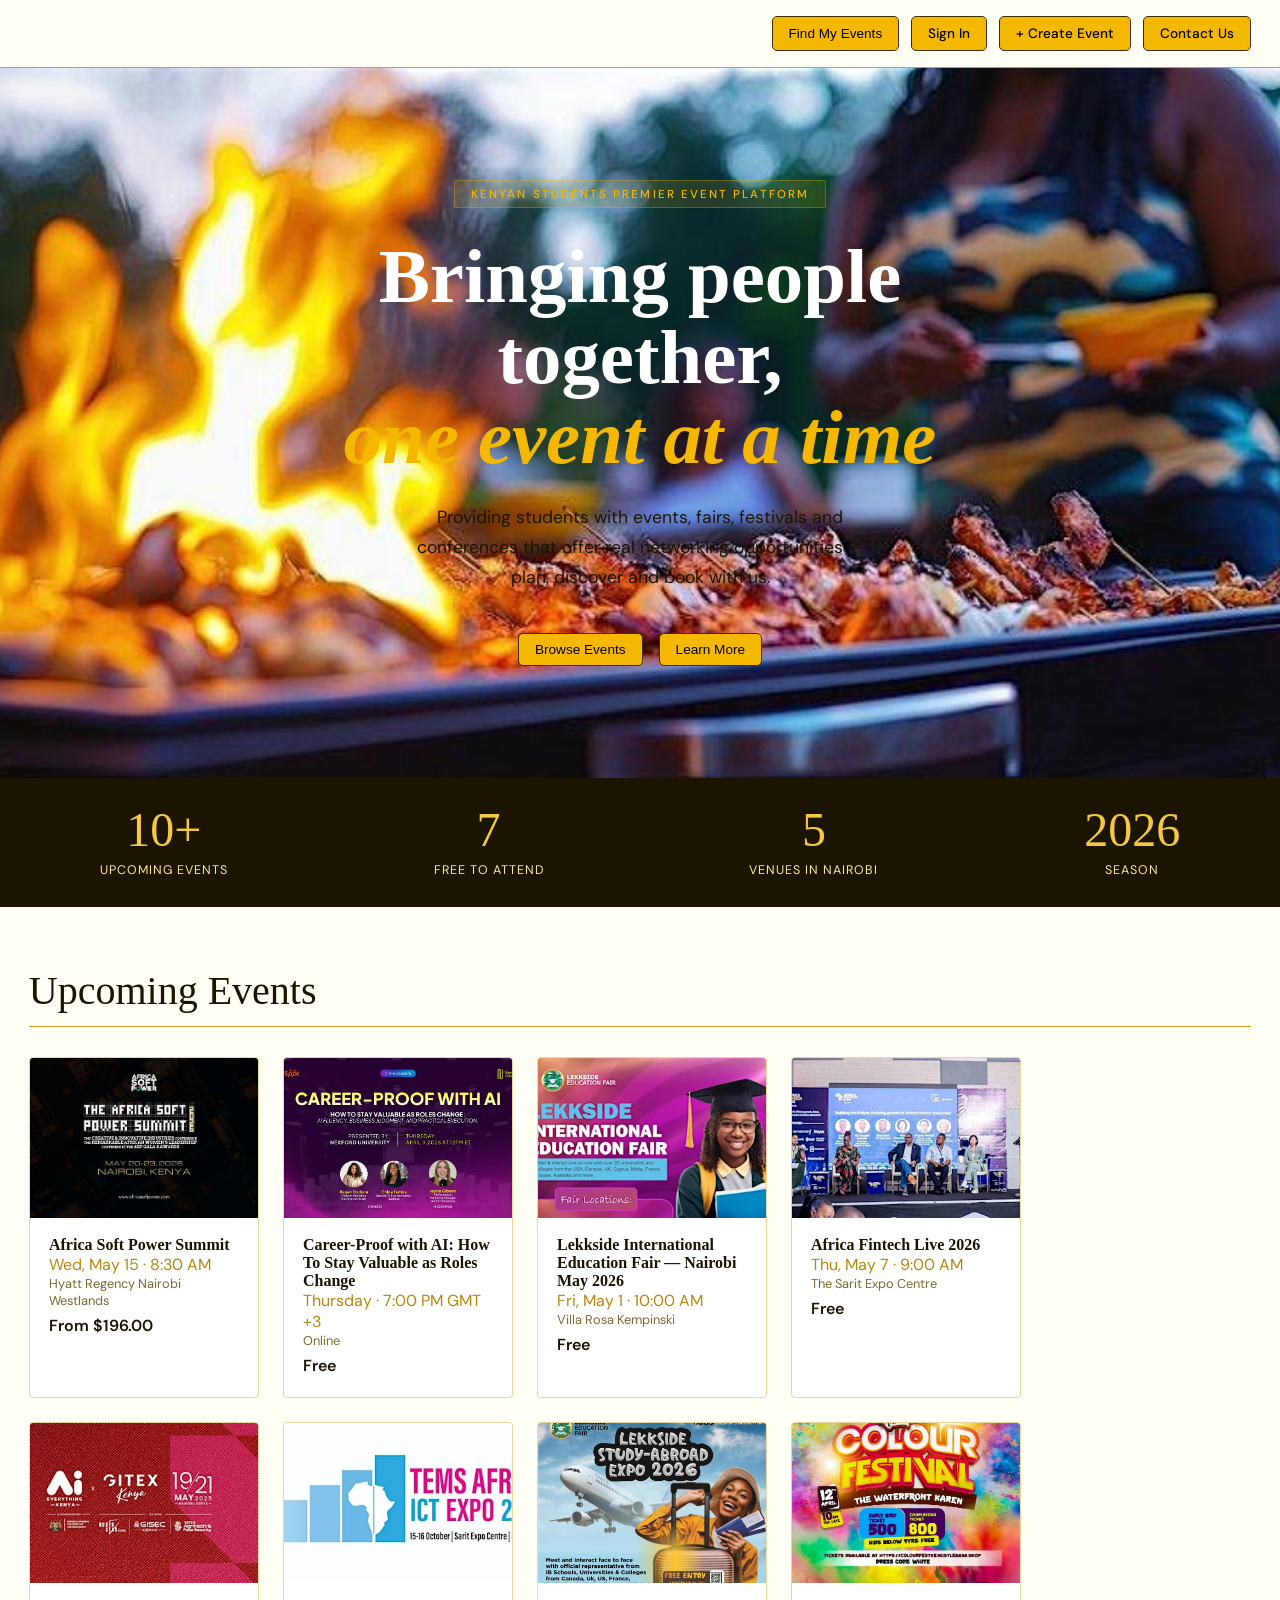
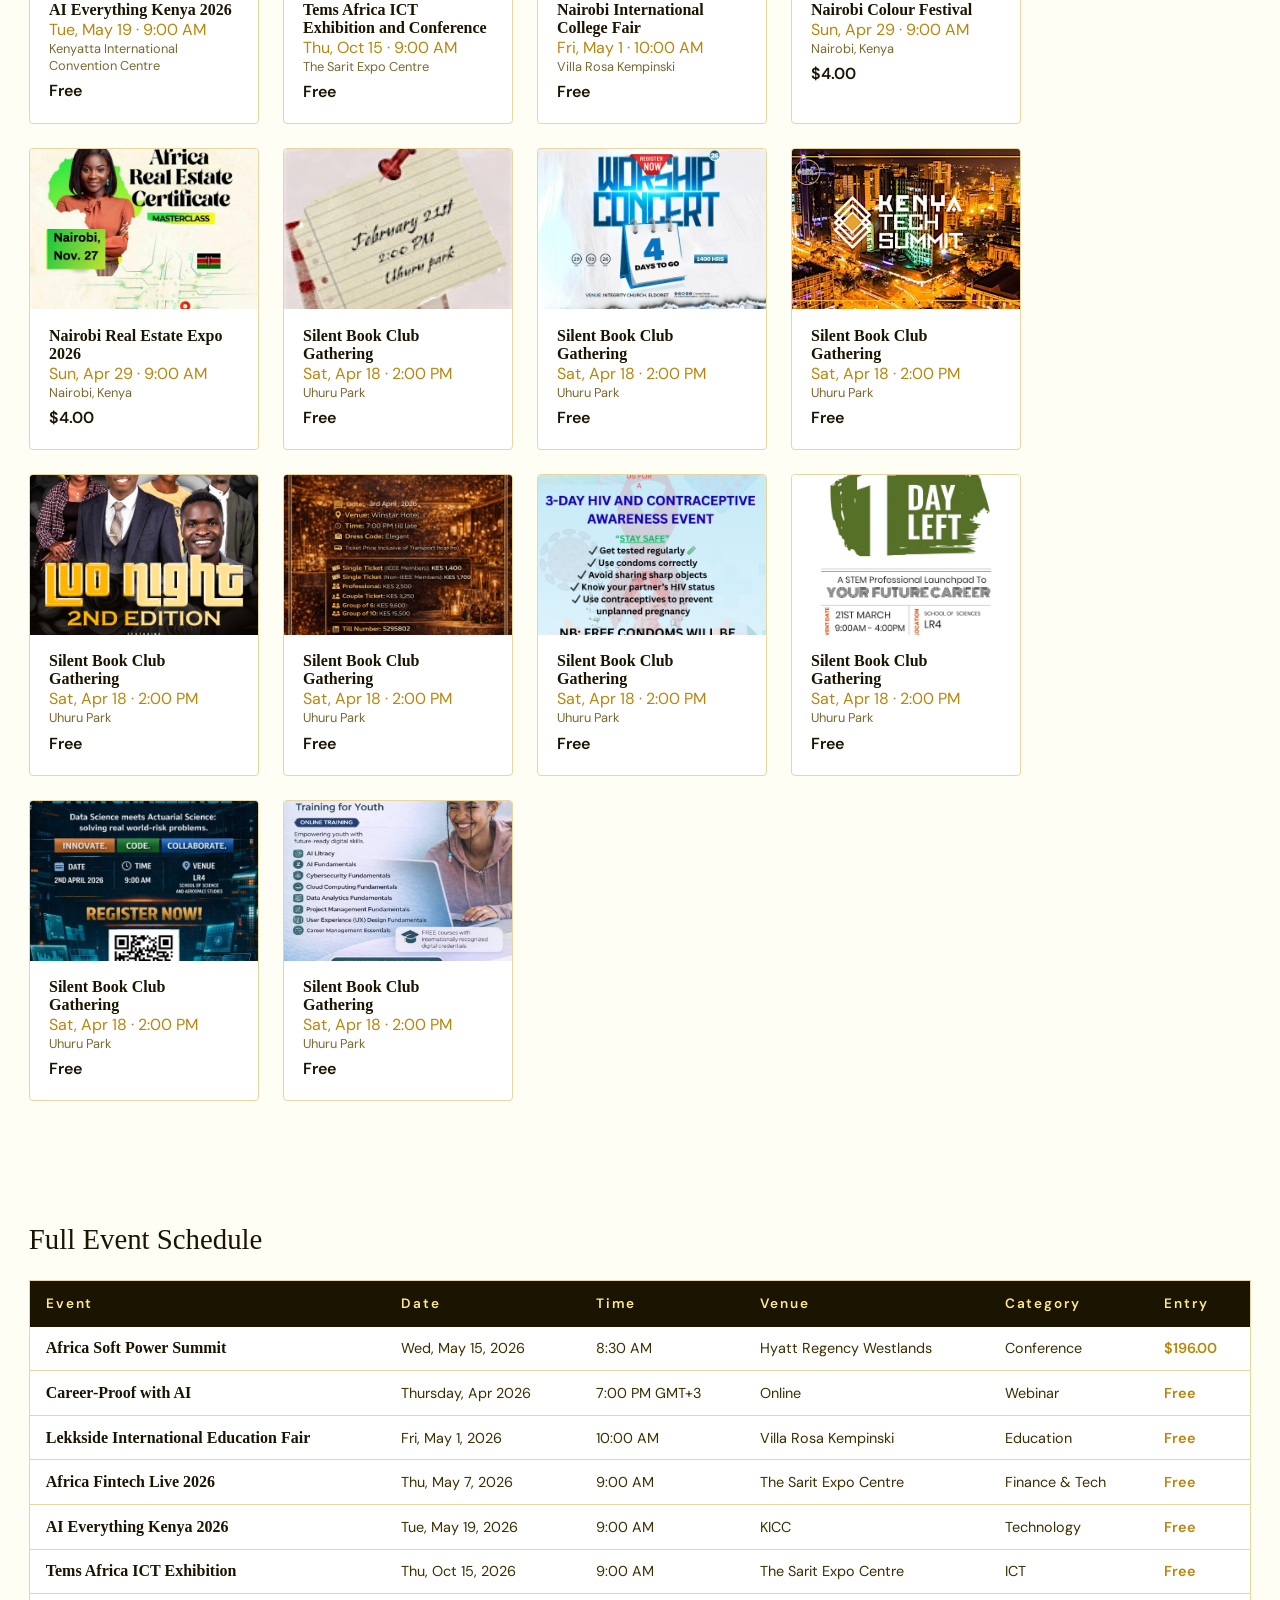
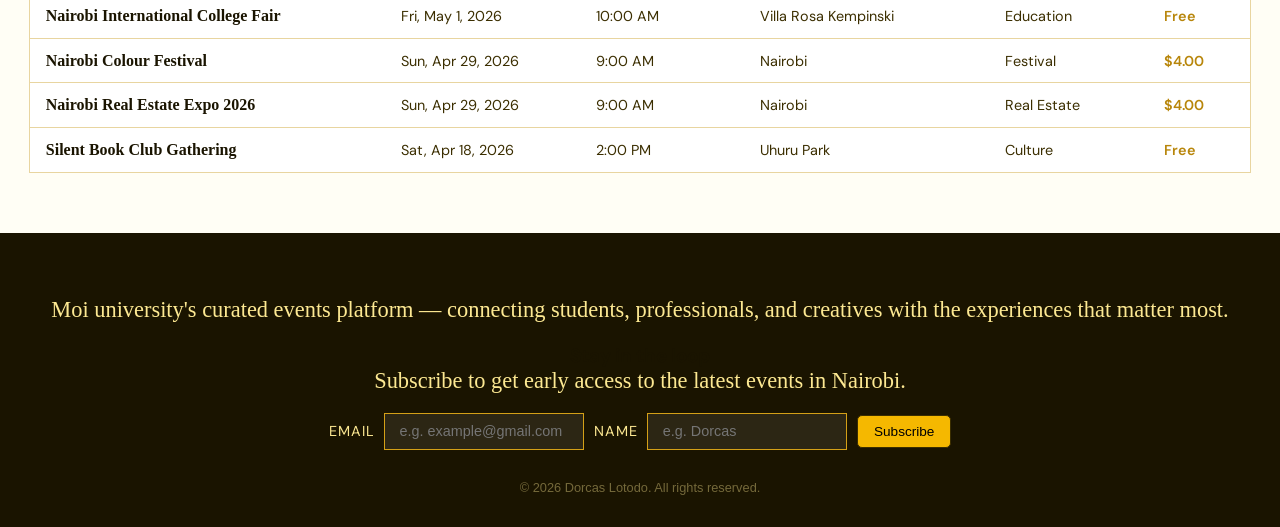
<file: index.html>
<!-- 
 Name: Dorcas Lotodo
 Reg.No: CPR/5459/23
 -->
<!DOCTYPE html>
<html lang="en">
<head>
    <meta charset="UTF-8">
    <meta name="viewport" content="width=device-width, initial-scale=1.0">
    <title>EventHive</title>
    <link href="https://fonts.googleapis.com/css2?family=Playfair+Display:wght@700;900&family=DM+Sans:wght@300;400;500&display=swap" rel="stylesheet">
    <link rel = "stylesheet" href="styles/indexstyles.css">
</head>
<body>

    <header>
        <nav>
            <button class="btn">Find My Events</button>
            <a href="form.html" class = "btn">Sign In</a>
            <a href="form.html" class="btn">+ Create Event</a>
            <a href="contact.html" class="btn">Contact Us</a>
        </nav>
    </header>


    <main>
        <div class="main-tag">Kenyan Students Premier Event Platform</div>
        <h1>Bringing people together,<br><em>one event at a time</em></h1>
        <p>Providing students with events, fairs, festivals and conferences that offer
                real networking opportunities — plan, discover and book with us.</p>
        <div class="main-actions">
            <button class="btn">Browse Events</button>
            <button class="btn">Learn More</button>
        </div>
    </main>

    
    <div class="stats-bar">
            <div class="stat"><span class="stat-num">10+</span><span class="stat-label">UPCOMING EVENTS</span></div>
            <div class="stat"><span class="stat-num">7</span><span class="stat-label">FREE TO ATTEND</span></div>
            <div class="stat"><span class="stat-num">5</span><span class="stat-label">VENUES IN NAIROBI</span></div>
            <div class="stat"><span class="stat-num">2026</span><span class="stat-label">SEASON</span></div>
    </div>
   

   
    <section class = "gallery-section">
        <h2 class="section-title">Upcoming Events</h2>

        <div class="gallery">

            <div class="item">
                <div class="image-wrap">
                    <img class="image" src="images/africa-soft-power-summit.jpeg" alt="Africa Soft Power Summit">
                </div>
                <div class="info">
                    <p>Africa Soft Power Summit</p>
                    <p>Wed, May 15 · 8:30 AM</p>
                    <p>Hyatt Regency Nairobi Westlands</p>
                    <p>From $196.00</p>
                </div>
            </div>

            <div class="item">
                <div class="image-wrap">
                    <img class="image" src="images/careerproof-with-AI.webp" alt="Career-Proof with AI">
                </div>
                <div class="info">
                    <p>Career-Proof with AI: How To Stay Valuable as Roles Change</p>
                    <p> Thursday · 7:00 PM GMT +3</p>
                    <p> Online</p>
                    <p>Free</p>
                </div>
            </div>

            <div class="item">
                <div class="image-wrap">
                    <img class="image" src="images/educational-fair.jpeg" alt="Education Fair">
                </div>
                <div class="info">
                    <p>Lekkside International Education Fair — Nairobi May 2026</p>
                    <p>Fri, May 1 · 10:00 AM</p>
                    <p>Villa Rosa Kempinski</p>
                    <p>Free</p>
                </div>
            </div>

            <div class="item">
                <div class="image-wrap">
                    <img class="image" src="images/fintech-live.jpeg" alt="Africa Fintech Live">
                </div>
                <div class="info">
                    <p>Africa Fintech Live 2026</p>
                    <p>Thu, May 7 · 9:00 AM</p>
                    <p>The Sarit Expo Centre</p>
                    <p>Free</p>
                </div>
            </div>

            <div class="item">
                <div class="image-wrap">
                    <img class="image" src="images/gitex-kenya.jpeg" alt="AI Everything Kenya">
                </div>
                <div class="info">
                    <p>AI Everything Kenya 2026</p>
                    <p>Tue, May 19 · 9:00 AM</p>
                    <p>Kenyatta International Convention Centre</p>
                    <p>Free</p>
                </div>
            </div>

            <div class="item">
                <div class="image-wrap">
                    <img class="image" src="images/ICT_expo.jpeg" alt="TEMS Africa ICT">
                </div>
                <div class="info">
                    <p>Tems Africa ICT Exhibition and Conference</p>
                    <p>Thu, Oct 15 · 9:00 AM</p>
                    <p>The Sarit Expo Centre</p>
                    <p>Free</p>
                </div>
            </div>

            <div class="item">
                <div class="image-wrap">
                    <img class="image" src="images/nairobi-college-fair.jpeg" alt="Nairobi International College Fair">
                </div>
                <div class="info">
                    <p>Nairobi International College Fair</p>
                    <p>Fri, May 1 · 10:00 AM</p>
                    <p>Villa Rosa Kempinski</p>
                    <p>Free</p>
                </div>
            </div>

            <div class="item">
                <div class="image-wrap">
                    <img class="image" src="images/nairobi_color_festival.jpeg" alt="Nairobi Colour Festival">
                </div>
                <div class="info">
                    <p>Nairobi Colour Festival</p>
                    <p>Sun, Apr 29 · 9:00 AM</p>
                    <p>Nairobi, Kenya</p>
                    <p>$4.00</p>
                </div>
            </div>

            <div class="item">
                <div class="image-wrap">
                    <img class="image" src="images/real-estate.jpeg" alt="Real Estate Expo">
                </div>
                <div class="info">
                    <p>Nairobi Real Estate Expo 2026</p>
                    <p>Sun, Apr 29 · 9:00 AM</p>
                    <p>Nairobi, Kenya</p>
                    <p>$4.00</p>
                </div>
            </div>

            <div class="item">
                <div class="image-wrap">
                    <img class="image" src="images/silent-book-club-gathering.jpeg" alt="Silent Book Club">
                </div>
                <div class="info">
                    <p>Silent Book Club Gathering</p>
                    <p>Sat, Apr 18 · 2:00 PM</p>
                    <p>Uhuru Park</p>
                    <p>Free</p>
                </div>
            </div>

            <div class="item">
                <div class="image-wrap">
                    <img class="image" src="images/warship_concert.jpeg" alt="Silent Book Club">
                </div>
                <div class="info">
                    <p>Silent Book Club Gathering</p>
                    <p>Sat, Apr 18 · 2:00 PM</p>
                    <p>Uhuru Park</p>
                    <p>Free</p>
                </div>
            </div>

            <div class="item">
                <div class="image-wrap">
                    <img class="image" src="images/Tech-Summit.jpeg" alt="Silent Book Club">
                </div>
                <div class="info">
                    <p>Silent Book Club Gathering</p>
                    <p>Sat, Apr 18 · 2:00 PM</p>
                    <p>Uhuru Park</p>
                    <p>Free</p>
                </div>
            </div>

            <div class="item">
                <div class="image-wrap">
                    <img class="image" src="images/luo_night.jpeg" alt="Silent Book Club">
                </div>
                <div class="info">
                    <p>Silent Book Club Gathering</p>
                    <p>Sat, Apr 18 · 2:00 PM</p>
                    <p>Uhuru Park</p>
                    <p>Free</p>
                </div>
            </div>

            <div class="item">
                <div class="image-wrap">
                    <img class="image" src="images/IEEE_dinnernight.jpeg" alt="Silent Book Club">
                </div>
                <div class="info">
                    <p>Silent Book Club Gathering</p>
                    <p>Sat, Apr 18 · 2:00 PM</p>
                    <p>Uhuru Park</p>
                    <p>Free</p>
                </div>
            </div>

            <div class="item">
                <div class="image-wrap">
                    <img class="image" src="images/SDG_awareness_event.jpeg" alt="Silent Book Club">
                </div>
                <div class="info">
                    <p>Silent Book Club Gathering</p>
                    <p>Sat, Apr 18 · 2:00 PM</p>
                    <p>Uhuru Park</p>
                    <p>Free</p>
                </div>
            </div>

            <div class="item">
                <div class="image-wrap">
                    <img class="image" src="images/career_fest.jpeg" alt="Silent Book Club">
                </div>
                <div class="info">
                    <p>Silent Book Club Gathering</p>
                    <p>Sat, Apr 18 · 2:00 PM</p>
                    <p>Uhuru Park</p>
                    <p>Free</p>
                </div>
            </div>

            <div class="item">
                <div class="image-wrap">
                    <img class="image" src="images/mini_hackathon.jpeg" alt="Silent Book Club">
                </div>
                <div class="info">
                    <p>Silent Book Club Gathering</p>
                    <p>Sat, Apr 18 · 2:00 PM</p>
                    <p>Uhuru Park</p>
                    <p>Free</p>
                </div>
            </div>

            <div class="item">
                <div class="image-wrap">
                    <img class="image" src="images/stempower_IBM.jpeg" alt="Silent Book Club">
                </div>
                <div class="info">
                    <p>Silent Book Club Gathering</p>
                    <p>Sat, Apr 18 · 2:00 PM</p>
                    <p>Uhuru Park</p>
                    <p>Free</p>
                </div>
            </div>




        </div>
    
    </section>

    <!-- TABLE -->
    <section class="table-section">
        <h2>Full Event Schedule</h2>
        <table class="events-table">
            <thead>
                <tr>
                    <th>Event</th>
                    <th>Date</th>
                    <th>Time</th>
                    <th>Venue</th>
                    <th>Category</th>
                    <th>Entry</th>
                </tr>
            </thead>
            <tbody>
                <tr>
                    <td>Africa Soft Power Summit</td>
                    <td>Wed, May 15, 2026</td>
                    <td>8:30 AM</td>
                    <td>Hyatt Regency Westlands</td>
                    <td>Conference</td>
                    <td>$196.00</td>
                </tr>
                <tr>
                    <td>Career-Proof with AI</td>
                    <td>Thursday, Apr 2026</td>
                    <td>7:00 PM GMT+3</td>
                    <td>Online</td>
                    <td>Webinar</td>
                    <td>Free</td>
                </tr>
                <tr>
                    <td>Lekkside International Education Fair</td>
                    <td>Fri, May 1, 2026</td>
                    <td>10:00 AM</td>
                    <td>Villa Rosa Kempinski</td>
                    <td>Education</td>
                    <td>Free</td>
                </tr>
                <tr>
                    <td>Africa Fintech Live 2026</td>
                    <td>Thu, May 7, 2026</td>
                    <td>9:00 AM</td>
                    <td>The Sarit Expo Centre</td>
                    <td>Finance & Tech</td>
                    <td>Free</td>
                </tr>
                <tr>
                    <td>AI Everything Kenya 2026</td>
                    <td>Tue, May 19, 2026</td>
                    <td>9:00 AM</td>
                    <td>KICC</td>
                    <td>Technology</td>
                    <td>Free</td>
                </tr>
                <tr>
                    <td>Tems Africa ICT Exhibition</td>
                    <td>Thu, Oct 15, 2026</td>
                    <td>9:00 AM</td>
                    <td>The Sarit Expo Centre</td>
                    <td>ICT</td>
                    <td>Free</td>
                </tr>
                <tr>
                    <td>Nairobi International College Fair</td>
                    <td>Fri, May 1, 2026</td>
                    <td>10:00 AM</td>
                    <td>Villa Rosa Kempinski</td>
                    <td>Education</td>
                    <td>Free</td>
                </tr>
                <tr>
                    <td>Nairobi Colour Festival</td>
                    <td>Sun, Apr 29, 2026</td>
                    <td>9:00 AM</td>
                    <td>Nairobi</td>
                    <td>Festival</td>
                    <td>$4.00</td>
                </tr>
                <tr>
                    <td>Nairobi Real Estate Expo 2026</td>
                    <td>Sun, Apr 29, 2026</td>
                    <td>9:00 AM</td>
                    <td>Nairobi</td>
                    <td>Real Estate</td>
                    <td>$4.00</td>
                </tr>
                <tr>
                    <td>Silent Book Club Gathering</td>
                    <td>Sat, Apr 18, 2026</td>
                    <td>2:00 PM</td>
                    <td>Uhuru Park</td>
                    <td>Culture</td>
                    <td>Free</td>
                </tr>
            </tbody>
        </table>
    </section>

    <!-- FOOTER -->
    <footer>
        <p>Moi university's curated events platform — connecting students, professionals, and creatives with the experiences that matter most.</p>
        
        <h3>Stay in the loop</h3>
        <p>Subscribe to get early access to the latest events in Nairobi.</p>
        <form>
            <label for="email">EMAIL</label>
            <input type="email" placeholder="e.g. example@gmail.com" id="email">

            <label for="your_name">NAME</label>
            <input type="text" placeholder="e.g. Dorcas" id="your_name">

            <button type="submit" class="btn">Subscribe</button>
        </form>

        <p>&copy; 2026 Dorcas Lotodo. All rights reserved.</p>
        
    </footer>

</body>
</html>
</file>
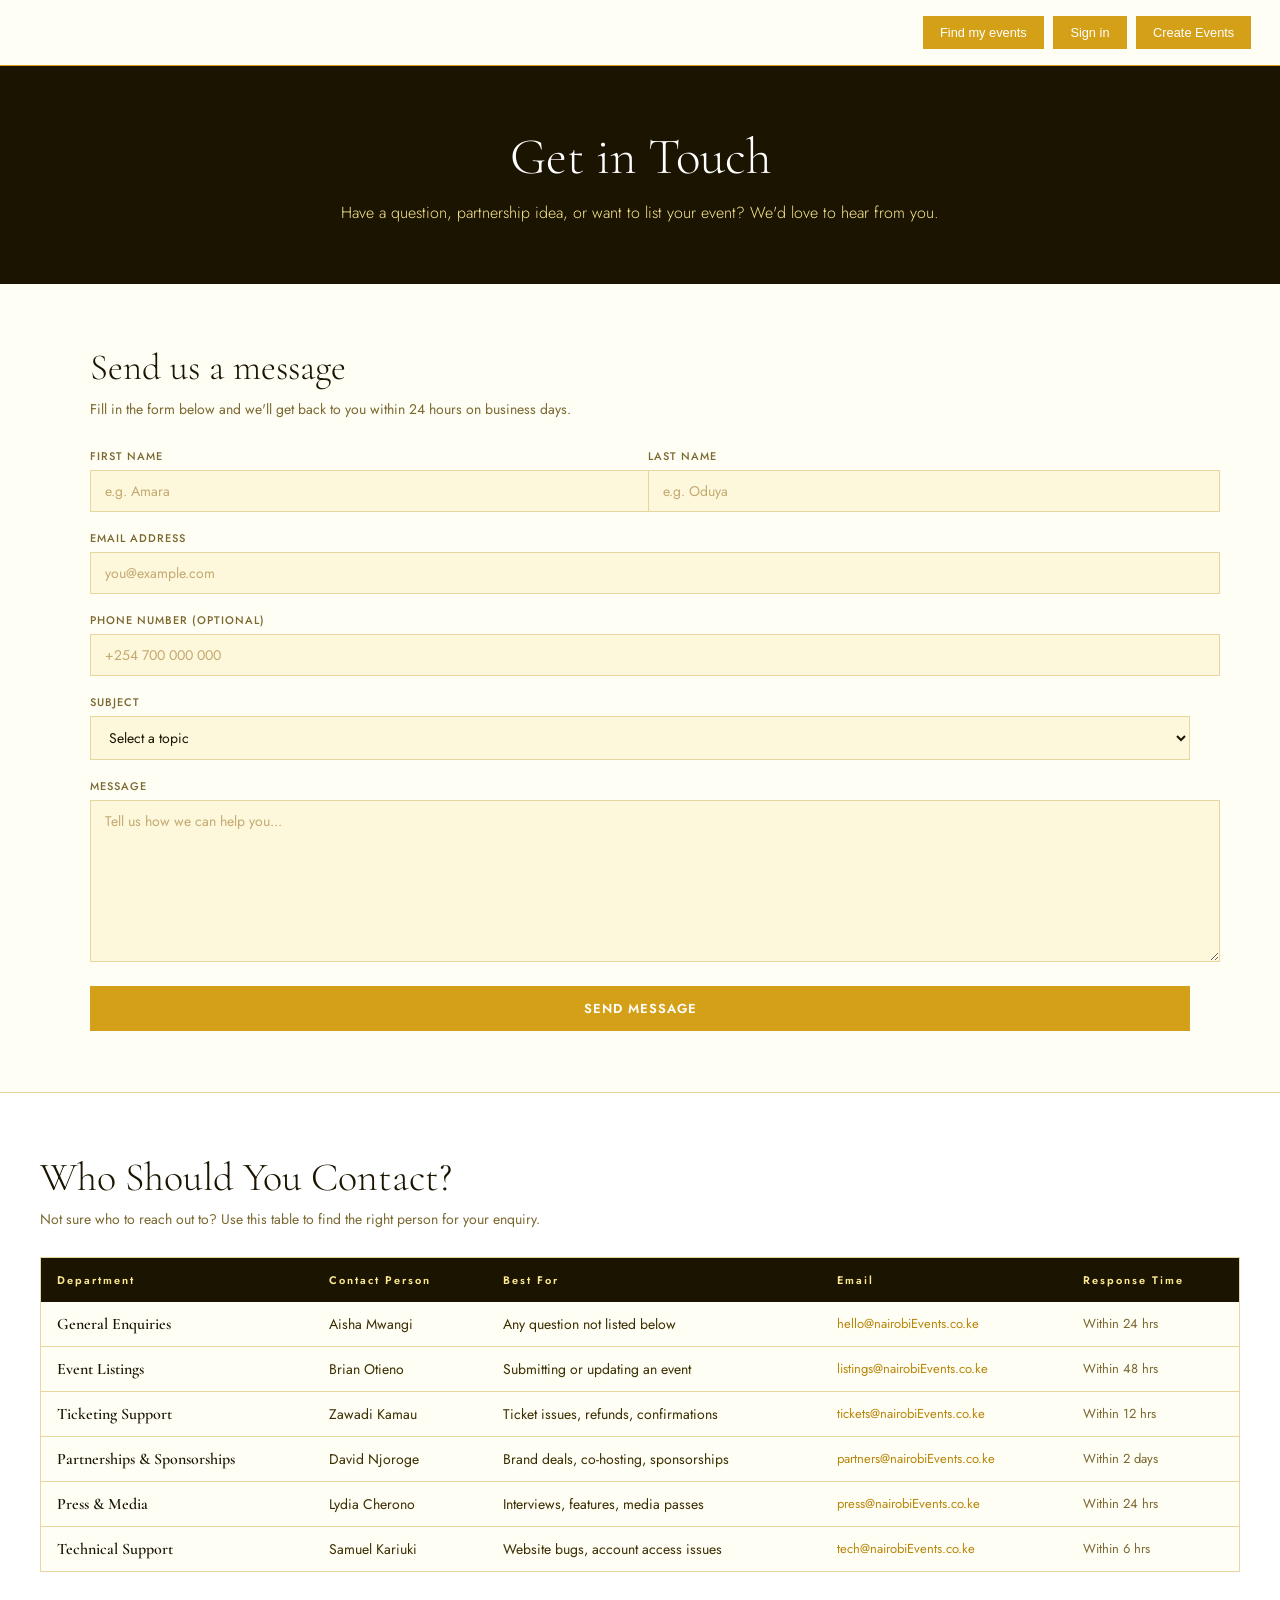
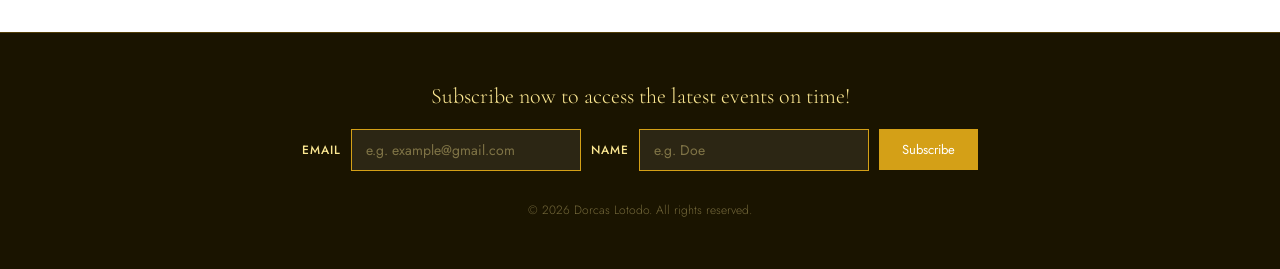
<file: contact.html>
<!-- 
 Name: Dorcas Lotodo
 Reg.No: CPR/5459/23
 -->
<!DOCTYPE html>
<html lang="en">
<head>
    <meta charset="UTF-8">
    <meta name="viewport" content="width=device-width, initial-scale=1.0">
    <title>Contact Us</title>
    <link rel="stylesheet" href="https://fonts.googleapis.com/css2?family=Cormorant+Garamond:ital,wght@0,300;0,400;0,600;1,300;1,400&family=Jost:wght@300;400;500;600&display=swap">
    <link rel ="stylesheet" href="styles/contactstyles.css">
</head>

<body>
    <header>
        <nav>
            <a href="index.html"><button>Find my events</button></a>
            <a href="form.html"><button>Sign in</button></a>
            <a href="form.html"><button>Create Events</button></a>
        </nav>
    </header>

    <div class="page-banner">
        <h1>Get in Touch</h1>
        <p>Have a question, partnership idea, or want to list your event? We'd love to hear from you.</p>
    </div>

    <div class="contact-section">

        <div class="contact-form-wrapper">
            <h2>Send us a message</h2>
            <p>Fill in the form below and we'll get back to you within 24 hours on business days.</p>

            <form class="contact-form" action="/contact" method="POST">
                <div class="form-row">
                    <div class="field">
                        <label for="first-name">FIRST NAME</label>
                        <input type="text" id="first-name" name="first_name" class="input" placeholder="e.g. Amara">
                    </div>
                    <div class="field">
                        <label for="last-name">LAST NAME</label>
                        <input type="text" id="last-name" name="last_name" class="input" placeholder="e.g. Oduya">
                    </div>
                </div>

                <div class="field">
                    <label for="contact-email">EMAIL ADDRESS</label>
                    <input type="email" id="contact-email"  class="input" name="email" placeholder="you@example.com" required>
                </div>

                <div class="field">
                    <label for="phone">PHONE NUMBER (OPTIONAL)</label>
                    <input type="tel" id="phone" class="input" name="phone" placeholder="+254 700 000 000">
                </div>

                <div class="field">
                    <label for="subject">SUBJECT</label>
                    <select id="subject" name="subject">
                        <option value="" disabled selected>Select a topic</option>
                        <option value="general">General Enquiry</option>
                        <option value="list-event">List My Event</option>
                        <option value="partnership">Partnership / Sponsorship</option>
                        <option value="ticket">Ticketing Issue</option>
                        <option value="press">Press &amp; Media</option>
                        <option value="other">Other</option>
                    </select>
                </div>

                <div class="field">
                    <label for="message">MESSAGE</label>
                    <textarea id="message" name="message" placeholder="Tell us how we can help you..."></textarea>
                </div>

                <button type="submit" class="submit-button">SEND MESSAGE</button>
            </form>
        </div>

    </div>

    <section class="table-section">
        <h2>Who Should You Contact?</h2>
        <p>Not sure who to reach out to? Use this table to find the right person for your enquiry.</p>

        <table class="events-table">
            <thead>
                <tr>
                    <th>Department</th>
                    <th>Contact Person</th>
                    <th>Best For</th>
                    <th>Email</th>
                    <th>Response Time</th>
                </tr>
            </thead>
            <tbody>
                <tr>
                    <td>General Enquiries</td>
                    <td>Aisha Mwangi</td>
                    <td>Any question not listed below</td>
                    <td>hello@nairobiEvents.co.ke</td>
                    <td>Within 24 hrs</td>
                </tr>
                <tr>
                    <td>Event Listings</td>
                    <td>Brian Otieno</td>
                    <td>Submitting or updating an event</td>
                    <td>listings@nairobiEvents.co.ke</td>
                    <td>Within 48 hrs</td>
                </tr>
                <tr>
                    <td>Ticketing Support</td>
                    <td>Zawadi Kamau</td>
                    <td>Ticket issues, refunds, confirmations</td>
                    <td>tickets@nairobiEvents.co.ke</td>
                    <td>Within 12 hrs</td>
                </tr>
                <tr>
                    <td>Partnerships & Sponsorships</td>
                    <td>David Njoroge</td>
                    <td>Brand deals, co-hosting, sponsorships</td>
                    <td>partners@nairobiEvents.co.ke</td>
                    <td>Within 2 days</td>
                </tr>
                <tr>
                    <td>Press & Media</td>
                    <td>Lydia Cherono</td>
                    <td>Interviews, features, media passes</td>
                    <td>press@nairobiEvents.co.ke</td>
                    <td>Within 24 hrs</td>
                </tr>
                <tr>
                    <td>Technical Support</td>
                    <td>Samuel Kariuki</td>
                    <td>Website bugs, account access issues</td>
                    <td>tech@nairobiEvents.co.ke</td>
                    <td>Within 6 hrs</td>
                </tr>
            </tbody>
        </table>
    </section>

    <footer>
        <p>Subscribe now to access the latest events on time!</p>
        <form>
            <label for="footer-email">Email</label>
            <input type="email" placeholder="e.g. example@gmail.com" id="footer-email">
            <label for="footer-name">Name</label>
            <input type="text" placeholder="e.g. Doe" id="footer-name">
            <button type="submit">Subscribe</button>
        </form>
        <p>&copy; 2026 Dorcas Lotodo. All rights reserved.</p>
    </footer>

</body>
</html>
</file>
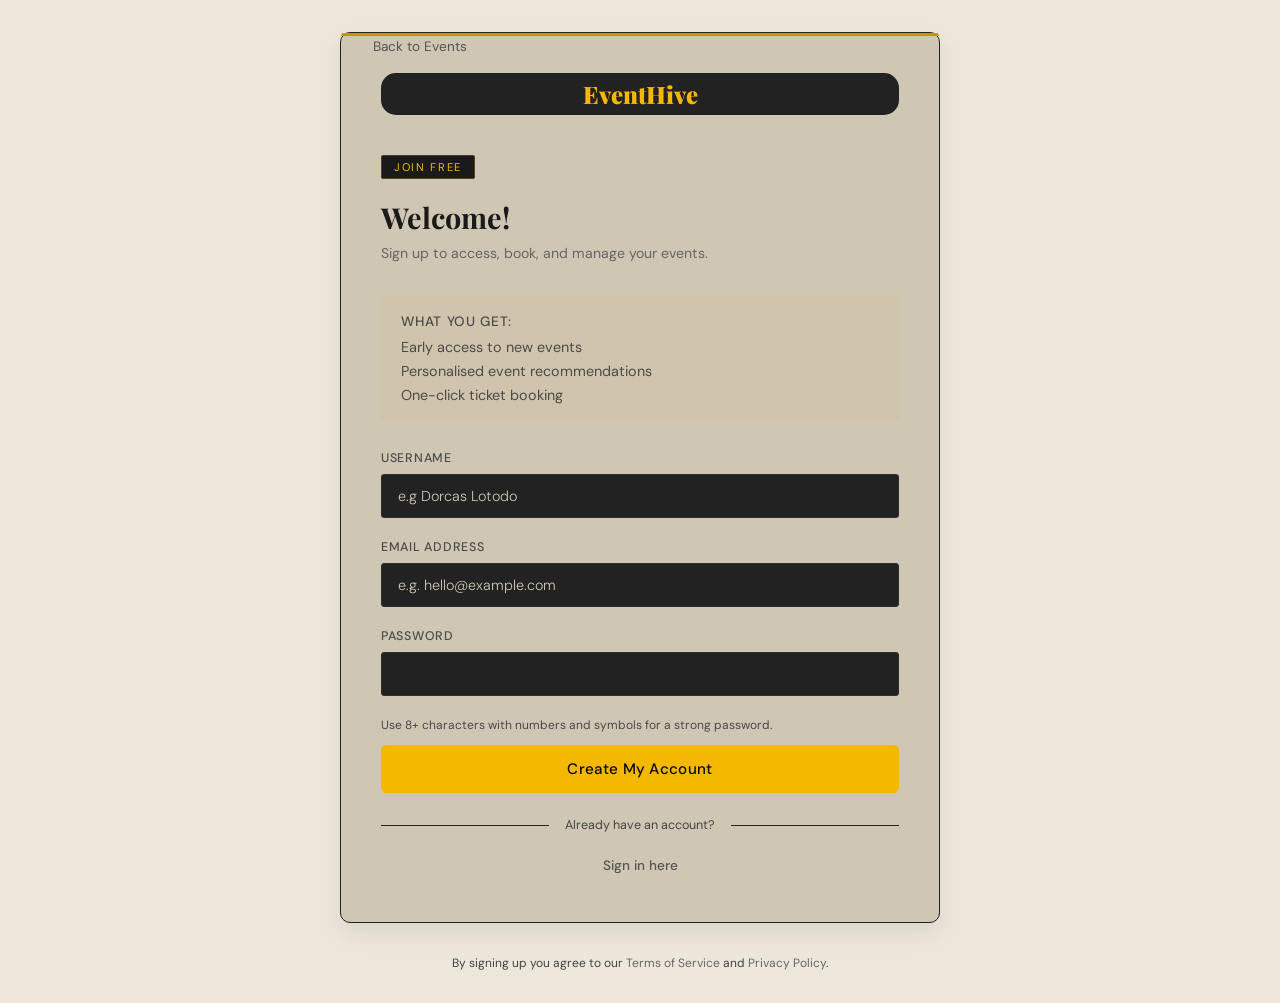
<file: form.html>
<!-- 
 Name: Dorcas Lotodo
 Reg.No: CPR/5459/23
 -->
<!DOCTYPE html>
<html lang="en">
<head>
    <meta charset="UTF-8">
    <meta name="viewport" content="width=device-width, initial-scale=1.0">
    <title>Sign Up</title>
    <link rel="stylesheet" href="https://fonts.googleapis.com/css2?family=Playfair+Display:wght@700;900&family=DM+Sans:wght@300;400;500&display=swap">
    <link rel = "stylesheet" href = "styles/formstyles.css">
</head>
<body>

    

    <div class="card">
        <a href="index.html" class="back-link">Back to Events</a>

        <div class="logo">EventHive</div>

        <span class="card-tag">JOIN FREE</span>
        <h2>Welcome!</h2>
        <p class="card-sub">Sign up to access, book, and manage your events.</p>

        <div class="reasons">
            <p>WHAT YOU GET:</p>
            <div class="reason-item">Early access to new events</div>
            <div class="reason-item">Personalised event recommendations</div>
            <div class="reason-item">One-click ticket booking</div>
        </div>

        <main>
            <form action="/signup" method="POST">

                <div class="field">
                    <label for="user-name">USERNAME</label>
                    <input type="text" id="user-name" name="username" placeholder = "e.g Dorcas Lotodo">
                </div>

                <div class="field">
                    <label for="email-signin">EMAIL ADDRESS</label>
                    <input type="email" id="email-signin" name="email" placeholder="e.g. hello@example.com" required>
                </div>

                <div class="field">
                    <label for="password-signin">PASSWORD</label>
                    <input type="password" id="password-signin" name="password" minlength="8" required>
                </div>

                <p class="field-hint" id="strength-text">Use 8+ characters with numbers and symbols for a strong password.</p>           

                <button type="submit" class="btn-submit">Create My Account</button>
            </form>

        </main>
        
        <div class="divider">
            <div class="divider-line"></div>
            <span>Already have an account?</span>
            <div class="divider-line"></div>
        </div>

        <p class="signin-prompt"><a href="#">Sign in here</a></p>
    </div>

    <p class="form-footer">
        By signing up you agree to our <a href="#">Terms of Service</a> and <a href="#">Privacy Policy</a>.
    </p>

</body>
</html>
</file>
<file: styles/indexstyles.css>
/*
Name: Dorcas Lotodo
Reg.No: CPR/5459/23
*/

* { 
    margin: 0; 
    padding: 0; 
    box-sizing: border-box;
}

body {
    background: #FFFEF5;
    color: #1A1400;
    font-family: 'DM Sans', sans-serif, Arial;
    overflow-x: hidden;
    max-width: 100%;
}

a{
    text-decoration: none;
    color:inherit;
}

header {
    position: sticky;
    top: 0;
    padding: 1rem 1.8rem;
    z-index: 1;
    background: #FFFEF5;
    border-bottom: 1px solid #D4A017;
}   


header span {
    font-family: 'Playfair Display', serif;
    font-size: 1.6rem;
    font-weight: 900;
    color: #F5B800;
    letter-spacing: -0.5px;
    text-shadow: #0A0A0A;
}


nav {
    display: flex;  
    justify-content:flex-end;
    flex-wrap: wrap;
    gap: 0.75rem;
}

.btn {
    background-color: #F5B800;
    color:black;
    font-size: 0.85rem;
    font-weight: 500;
    padding: 0.5rem 1rem;
    border-radius: 5px;
    border: 1px solid #3B2E00;
    cursor: pointer;
}

.btn:hover {
    border-color: #B8860B;
    background:#D4A017;
    box-shadow: 0 4px 20px rgba(245,184,0,0.35);
}

main {
    background-image: url("../images/community_connect_series.jpeg");
    background-size:cover;
    background-position:center;
    min-height:500px;
    padding: 7rem 2.5rem;
    text-align: center;
    position: relative;
}

.main-tag {
    display: inline-block;
    background: rgba(245,184,0,0.12);
    border: 1px solid rgba(245,184,0,0.3);
    color: #F5B800;
    font-size: 0.72rem;
    font-weight: 500;
    letter-spacing: 0.18em;
    text-transform: uppercase;
    padding: 0.35rem 1rem;
    border-radius: 2px;
    margin-bottom: 1.8rem;
}

main h1 {
    font-family: serif;
    font-size: clamp(2.6rem, 6vw, 5rem);
    font-weight: 900;
    line-height: 1.05;
    color: #FFFFFF;
    max-width: 760px;
    margin: 0 auto 1.5rem;
        }

main h1 em {
    font-style: italic;
    color: #F5B800;
}

main p {
    color: var(--white-dim);
    font-size: 1.1rem;
    max-width: 480px;
    margin: 0 auto 2.5rem;
    line-height: 1.7;
    animation: fadeUp 0.7s 0.2s ease both;
}

.main-actions {
    display: flex;
    gap: 1rem;
    justify-content: center;
    flex-wrap: wrap;
    animation: fadeUp 0.7s 0.3s ease both;
}

.stats-bar {
    display:flex;
    background: #1A1400;
    justify-content:space-around;
    gap:4rem;
    padding: 1.5rem 1.8rem;
    margin: 0;
}


.stat { text-align: center; }

.stat-num {
    font-family:serif, Arial;
    font-size: 3rem;
    font-weight: 300;
    color: #F5C842;
    display: block;
}

.stat-label {
    display:block;
    font-size: 0.78rem;
    color: #FDE992;
    letter-spacing: 0.08em;
    margin-top: 5px; margin-bottom: 5px;
}

.gallery-section{
    padding: 3.8rem 1.8rem;
    background-color: #FFFEF5;
}

.gallery-section h2{
    font-family: serif;
    font-size: 40px;
    font-weight: 300;
    margin-bottom: 30px;
    border-bottom: 1px solid #D4A017;
    padding-bottom: 12px;
}


.gallery {
    display: flex;
    flex-wrap:wrap;
    gap: 1.5rem;
}

.item {
    background: white;
    border: 1px solid #e8d5a0;
    border-radius: 4px;
    overflow: hidden;
    transition: transform 0.25s ease, box-shadow 0.25s ease, border-color 0.25s ease;
    cursor: pointer;
    width: 230px;
}

.item:hover {
    border-color:#D4A017;
}

.item:hover .image { transform: scale(1.04); }

.image-wrap {
    overflow: hidden;
    width:100%;
    height: 10rem;
    background-color:#FDF7DC;
}

.image {
    width: 100%;
    height: 100%;
    object-fit: cover;
    overflow:hidden;       
    display:block;
}

.info{
    padding: 1.1rem 1.2rem 1.3rem;
}

.info p:first-child {
    font-family: serif;
    font-size: 1rem;
    font-weight: 600;
    color: #1A1400;
}

.info p:nth-child(2) {
    color: #B8860B;
    font-size: px;
}

.info p:nth-child(3) {
    color: #7A6830;
    font-size: 0.8rem;
}

.info p:last-child {
    font-weight: 600;
    color: #1A1400;
    margin-top: 0.4rem;
}

.table-section {
    margin: 0 auto;
    padding: 3.8rem 1.8rem;
    background-color: #FFFEF5;
    overflow-x: auto;
}

.table-section h2 {
    font-family: serif;
    font-size: 1.8rem;
    font-weight: 300;
    color: #1A1400;
    margin-bottom: 1.5rem;
}

.events-table {
    width: 100%;
    border-collapse: collapse;
    background:white;
    font-size: 0.88rem;
    border:1px solid #e8d5a0;
}

.events-table th {
    background:#1A1400;
    color:#FDE992;
    padding: 0.9rem 1rem;
    text-align: left;
    font-size: 0.85rem;
    letter-spacing: 0.12rem;
    font-weight: 600;
}

.events-table td {
    padding: 0.8rem 1rem;
    color: #3B2E00;
    font-size: 0.9rem;
    border-bottom: 1px solid #e8d5a0;
}

 .events-table tr:last-child td {
    border-bottom: none;
}

.events-table tr:hover td {
    background-color: #FDF7DC;
}

.events-table td:first-child {
    font-family: 'Cormorant Garamond', serif;
    font-size: 1rem;
    font-weight: 600;
    color: #1A1400;
}

.events-table td:last-child {
    color: #B8860B;
    font-weight: 600;
}

footer {
    background:#1A1400;
    padding: 4rem 2rem 2rem;
    text-align:center;
}

footer p {
    color: #FDE992;
    margin-bottom: 1.2rem;
    font-size: 1.4rem;
    font-family: serif;
    font-weight: 300;
}

footer label {
    color: #FDE992;
    font-size: 0.9rem;
    letter-spacing: 1px;
}

footer form {
    display: flex;
    justify-content: center;
    align-items: center;
    gap: 0.6rem;
    flex-wrap: wrap;
    margin-bottom: 30px;
}

footer input {
    font-family: 'Jost', sans-serif;
    font-size: 0.9rem;
    padding: 0.6rem 0.9rem;
    background-color: rgba(255, 254, 245, 0.08);
    border: 1px solid #D4A017;
    color: white;
    width: 200px;
    outline: none;
}

 footer p:last-child {
    font-family: 'Jost', sans-serif;
    font-size: 0.8rem;
    color: rgba(253, 233, 146, 0.4);
    margin-bottom: 0;
}
</file>
<file: styles/contactstyles.css>
/*
Name: Dorcas Lotodo
Reg.No: CPR/5459/23
*/

* {
    margin: 0;
    padding: 0;
}

body {
    font-family: 'Jost', sans-serif;
    background-color: #FFFEF5;
    color: #1A1400;
}

a {
    text-decoration: none;
    color: inherit;
}

header {
    background-color: #FFFEF5;
    border-bottom: 1px solid #D4A017;
    padding: 1rem 1.8rem;
    position: sticky;
    top: 0;
}

        nav {
            display: flex;
            justify-content: flex-end;
            gap: 0.6rem;
        }

        nav button {
            background-color: transparent;
            border: 1px solid transparent;
            color: #000000;
            font-size: 0.8rem;
            padding: 0.5rem 1rem;
            cursor: pointer;
        }

nav button:hover {
    color: #1A1400;
    border: 1px solid #D4A017;
    background-color: #B8860B;
}

nav a button {
            background-color: #D4A017;
            color: white;
            border: 1px solid #D4A017;
        }

.page-banner {
    background-color: #1A1400;
    padding: 60px 40px;
    text-align: center;
}

.page-banner h1 {
    font-family: 'Cormorant Garamond', serif;
    font-size: 3.2rem;
    font-weight: 300;
    color: white;
    margin-bottom: 0.8rem;
}

.page-banner p {
    font-size: 1rem;
    color: #FDE992;
    font-weight: 300;
}

.contact-section {
    padding: 3.8rem 2.5rem;
    max-width: 1100px;
    margin: 0 auto;
    display: flex;
    gap: 3.1rem;
}

.contact-form-wrapper {
    flex: 2;
}

.contact-form-wrapper h2 {
    font-family: 'Cormorant Garamond', serif;
    font-size: 2.3rem;
    font-weight: 300;
    color: #1A1400;
    margin-bottom: 0.5rem;
}

.contact-form-wrapper p {
    font-size: 14px;
    color: #7A6830;
    margin-bottom: 28px;
    line-height: 1.6;
}

.contact-form {
    display: flex;
    flex-direction: column;
    gap: 18px;
}

.form-row {
    display: flex;
    gap: 1rem;
}

.field {
    display: flex;
    flex-direction: column;
    gap: 6px;
    flex: 1;
}

label {
    font-size: 11px;
    font-weight: 500;
    color: #7A6830;
    letter-spacing: 1px;
}

.input, select, textarea {
    font-family: 'Jost', sans-serif;
    font-size: 14px;
    padding: 10px 14px;
    border: 1px solid #e8d5a0;
    background-color: #FDF7DC;
    color: #1A1400;
    width: 100%;
    outline:none ;
}

input::placeholder, textarea::placeholder {
    color: #c4aa70;
}

select {
    cursor: pointer;
}

textarea {
    height: 140px;
    resize: vertical;
}

.submit-button {
    font-family: 'Jost', sans-serif;
    font-size: 13px;
    font-weight: 600;
    letter-spacing: 1px;
    padding: 13px 30px;
    background-color: #D4A017;
    color: white;
    border: none;
    cursor: pointer;
    width: 100%;
    margin-top: 6px;
}

.submit-button:hover {
    background-color: #B8860B;
}

footer {
    background-color: #1A1400;
    border-top: 1px solid rgba(212, 160, 23, 0.3);
    padding: 50px 30px;
    text-align: center;
}

footer p {
    color: #FDE992;
    margin-bottom: 20px;
    font-size: 22px;
    font-family: 'Cormorant Garamond', serif;
    font-weight: 300;
}

footer form {
    display: flex;
    justify-content: center;
    align-items: center;
    gap: 10px;
    flex-wrap: wrap;
    margin-bottom: 30px;
}

footer label {
    color: #FDE992;
    font-size: 12px;
    letter-spacing: 1px;
    text-transform: uppercase;
}

footer input {
    font-family: 'Jost', sans-serif;
    font-size: 14px;
    padding: 10px 14px;
    background-color: rgba(255, 254, 245, 0.08);
    border: 1px solid #D4A017;
    color: white;
    width: 200px;
    outline: none;
}

footer input::placeholder {
    color: rgba(253, 233, 146, 0.4);
}

footer button {
    font-family: 'Jost', sans-serif;
    font-size: 13px;
    padding: 10px 22px;
    background-color: #D4A017;
    border: 1px solid #D4A017;
    color: white;
    cursor: pointer;
}

footer button:hover {
    background-color: #B8860B;
}

footer p:last-child {
    font-family: 'Jost', sans-serif;
    font-size: 12px;
    color: rgba(253, 233, 146, 0.4);
    margin-bottom: 0;
}

.table-section {
    padding: 60px 40px;
    background-color: white;
    border-top: 1px solid #e8d5a0;
}

.table-section h2 {
    font-family: 'Cormorant Garamond', serif;
    font-size: 40px;
    font-weight: 300;
    color: #1A1400;
    margin-bottom: 8px;
}

.table-section p {
    font-size: 14px;
    color: #7A6830;
    margin-bottom: 28px;
}

.events-table {
    width: 100%;
    border-collapse: collapse;
    background-color: #FFFEF5;
    border: 1px solid #e8d5a0;
}

.events-table th {
    background-color: #1A1400;
    color: #FDE992;
    padding: 14px 16px;
    text-align: left;
    font-size: 11px;
    letter-spacing: 2px;
    font-weight: 600;
}

.events-table td {
    padding: 12px 16px;
    color: #3B2E00;
    font-size: 14px;
    border-bottom: 1px solid #e8d5a0;
}

.events-table tr:last-child td {
    border-bottom: none;
}

.events-table tr:hover td {
    background-color: #FDF7DC;
}

.events-table td:first-child {
    font-family: 'Cormorant Garamond', serif;
    font-size: 16px;
    font-weight: 600;
    color: #1A1400;
}

.events-table td:nth-child(4) {
    color: #B8860B;
    font-size: 13px;
}

.events-table td:last-child {
    color: #7A6830;
    font-size: 13px;
}
</file>
<file: styles/formstyles.css>
/*
Name: Dorcas Lotodo
Reg.No: CPR/5459/23
*/

* {
    margin: 0; 
    padding: 0; 
    box-sizing: border-box; }

body {
    min-height: 100vh;
    background: #EDE7DB;
    color:#0A0A0A;
    font-family: 'DM Sans', sans-serif, Arial;
    display: flex;
    flex-direction: column;
    align-items: center;
    justify-content: center;
    padding: 2rem 1rem;
    position: relative;
    overflow: hidden;
}

body::before {
    position: fixed;
    top: -200px; right: -200px;
    width: 600px; height: 600px;
    border-radius: 50%;
    background: radial-gradient(circle, rgba(237,231,219,0.07) 0%, transparent 70%);
}



        /* back link */
.back-link {
    position: absolute;
    top: 0.3rem; left: 2rem;
    display: flex;
    align-items: center;
    gap: 0.5rem;
    text-decoration: none;
    color: #555;
    font-size: 0.85rem;
}

.back-link:hover { color: #0a0a0a; }

.logo {
    font-family: 'Playfair Display', serif;
    font-size: 1.5rem;
    font-weight: 900;
    color: #F5B800;
    background:#222;
    border-radius: 15px;
    padding:5px;
    margin-bottom: 2.5rem;
    text-align: center;
    text-shadow:#000000;
}

.card {
    /*background: #E6DFD2;*/
    background:#CFC6B4;
    border: 1px solid #222;
    border-radius: 10px;
    width: 100%;
    max-width: 600px;
    padding: 2.5rem 2.5rem 3rem;
    position: relative;
    box-shadow:0 10px 25px rgba(0,0,0,0.08);
}

        
.card::before {
    content: '';
    position: absolute;
    top: 0; left: 0; right: 0;
    height: 3px;
    background:#C99300;
    border-radius: 6px 6px 0 0;
}

.card-tag {
    display: inline-block;
    background: #1A1A1A;
    border: 1px solid rgba(245,184,0,0.25);
    color: #F5B800;
    font-size: 0.7rem;
    letter-spacing: 0.15em;
    padding: 0.25rem 0.75rem;
    border-radius: 2px;
    margin-bottom: 1.2rem;
}

.card h2 {
    font-family: 'Playfair Display', serif;
    font-size: 1.8rem;
    font-weight: 700;
    color: #1A1A1A;
    margin-bottom: 0.4rem;
}

.card-sub {
    color: #666;
    font-size: 0.88rem;
    margin-bottom: 2rem;
    line-height: 1.5;
}

.field { margin-bottom: 1.3rem; }

label {
    display: block;
    font-size: 0.78rem;
    font-weight: 500;
    color: #4B4B4B;
    letter-spacing: 0.06em;
    margin-bottom: 0.5rem;
}

input {
    width: 100%;
    background:#222;
    border: 1px solid #2E2E2E;
    color: #FFFFFF;
    padding: 0.75rem 1rem;
    font-family: 'DM Sans', sans-serif;
    font-size: 0.9rem;
    font-weight: 300;
    border-radius: 3px;
}

        
input::placeholder { color: #CFC6B4; }

.field-hint {
    font-size: 0.75rem;
    color: #4A4A4A;
    margin-top: 0.4rem;
}

.btn-submit {
    width: 100%;
    background:#F5B800;
    color: #0A0A0A;
    border: none;
    padding: 0.9rem;
    font-family: 'DM Sans', sans-serif;
    font-size: 0.95rem;
    font-weight: 500;
    border-radius: 5px;
    cursor: pointer;
    margin-top: 0.75rem;
    letter-spacing: 0.02em;
}

.btn-submit:hover {
    background:#FFD84D;
    transform: translateY(-1px);
    box-shadow: 0 6px 24px rgba(245,184,0,0.3);
}

.btn-submit:active { transform: translateY(0); }

.divider {
    display: flex;
    align-items: center;
    gap: 1rem;
    margin: 1.5rem 0;
}

.divider-line { flex: 1; height: 1px; background: #222; }
.divider span { font-size: 0.78rem; color: #444; }
        
.signin-prompt {
    text-align: center;
    font-size: 0.85rem;
    color: #555;
}

.signin-prompt a {
    color: var(--gold);
    text-decoration: none;
    font-weight: 500;
}

.signin-prompt a:hover { text-decoration: underline; }

.reasons {
    background: rgba(245,184,0,0.04);
    border: 1px solid rgba(245,184,0,0.1);
    border-radius: 3px;
    padding: 1rem 1.2rem;
    margin-bottom: 1.8rem;
}

.reasons p {
    font-size: 0.85rem;
    color: #4B4B4A;
    margin-bottom: 0.5rem;
    font-weight: 500;
    letter-spacing: 0.05em;
}

.reason-item {
    display: flex;
    align-items: center;
    gap: 0.5rem;
    font-size: 0.9rem;
    color: #4B4A4A;
    margin-top: 0.4rem;
}

.form-footer {
    text-align: center;
    margin-top: 2rem;
    font-size: 0.75rem;
    color: #444;
}

.form-footer a { color: #666; text-decoration: none; }
.form-footer a:hover { color:#F5B800; }
</file>
